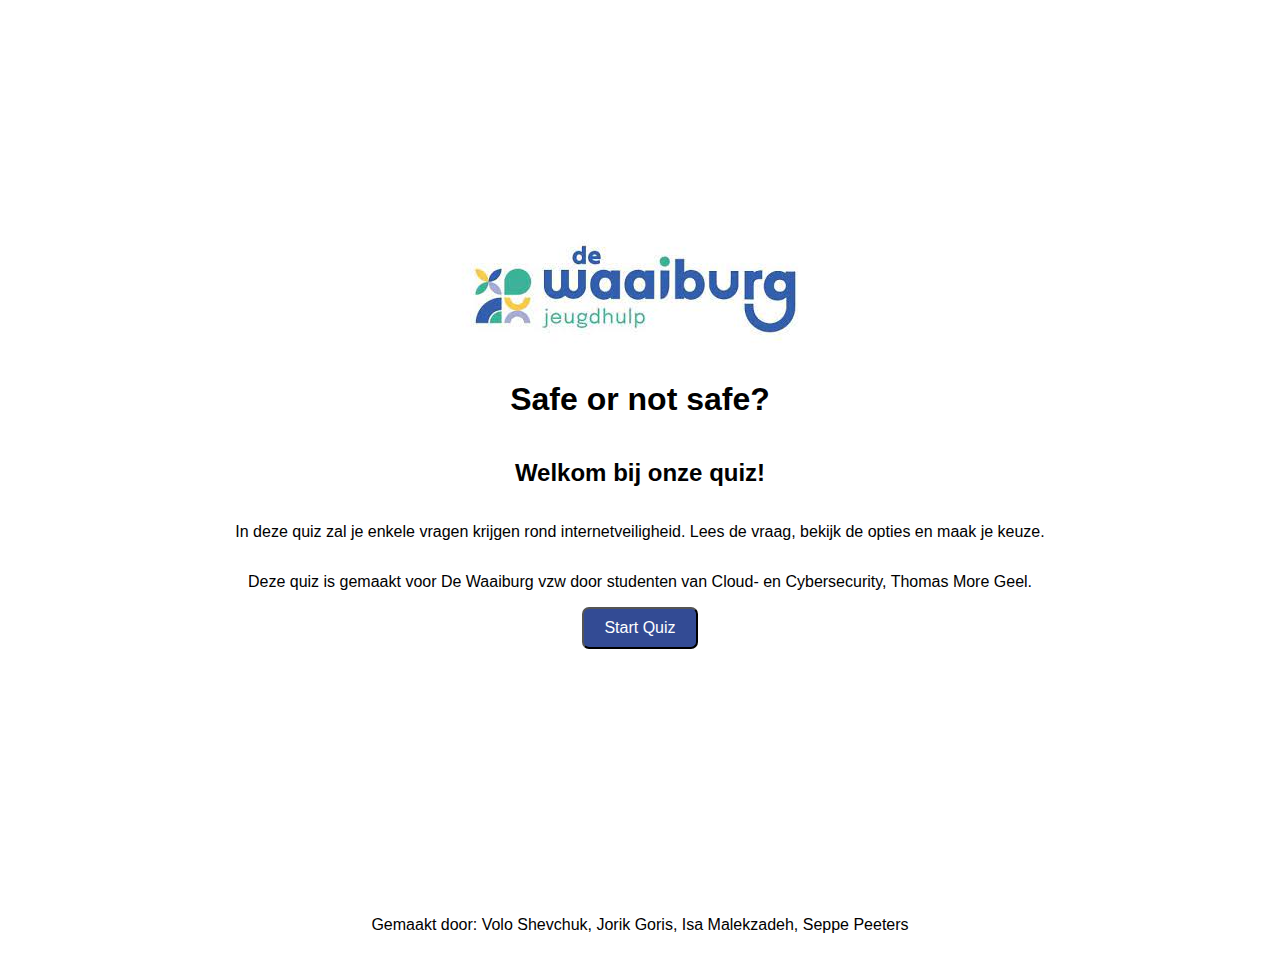
<file: index.html>
<!DOCTYPE html>
<html lang="en">
<head>
    <meta charset="UTF-8">
    <meta name="viewport" content="width=device-width, initial-scale=1.0">
    <title>Awereness Campaign - De Waaiburg vzw</title>
    <link rel="stylesheet" href="./styling/style.css">
</head>
<body>
    <div class="container"> 
        <img src="./img/dwb_logo.jpeg" alt="De Waaiburg vzw logo" class="logo-index">
        <h1>Safe or not safe?</h1>
        <h2>Welkom bij onze quiz!</h2>
        <p>In deze quiz zal je enkele vragen krijgen rond internetveiligheid. Lees de vraag, bekijk de opties en maak je keuze.</p>
        <p>Deze quiz is gemaakt voor De Waaiburg vzw door studenten van Cloud- en Cybersecurity, Thomas More Geel.</p>
        <div>
            <button class="navigeer"><a href="vraag1.html">Start Quiz</a></button>
        </div>
    </div> <!-- This is the closing tag for the .container div -->
    <footer class="footer">
        <p>Gemaakt door: Volo Shevchuk, Jorik Goris, Isa Malekzadeh, Seppe Peeters</p>
    </footer>
</body>
</html>
</file>
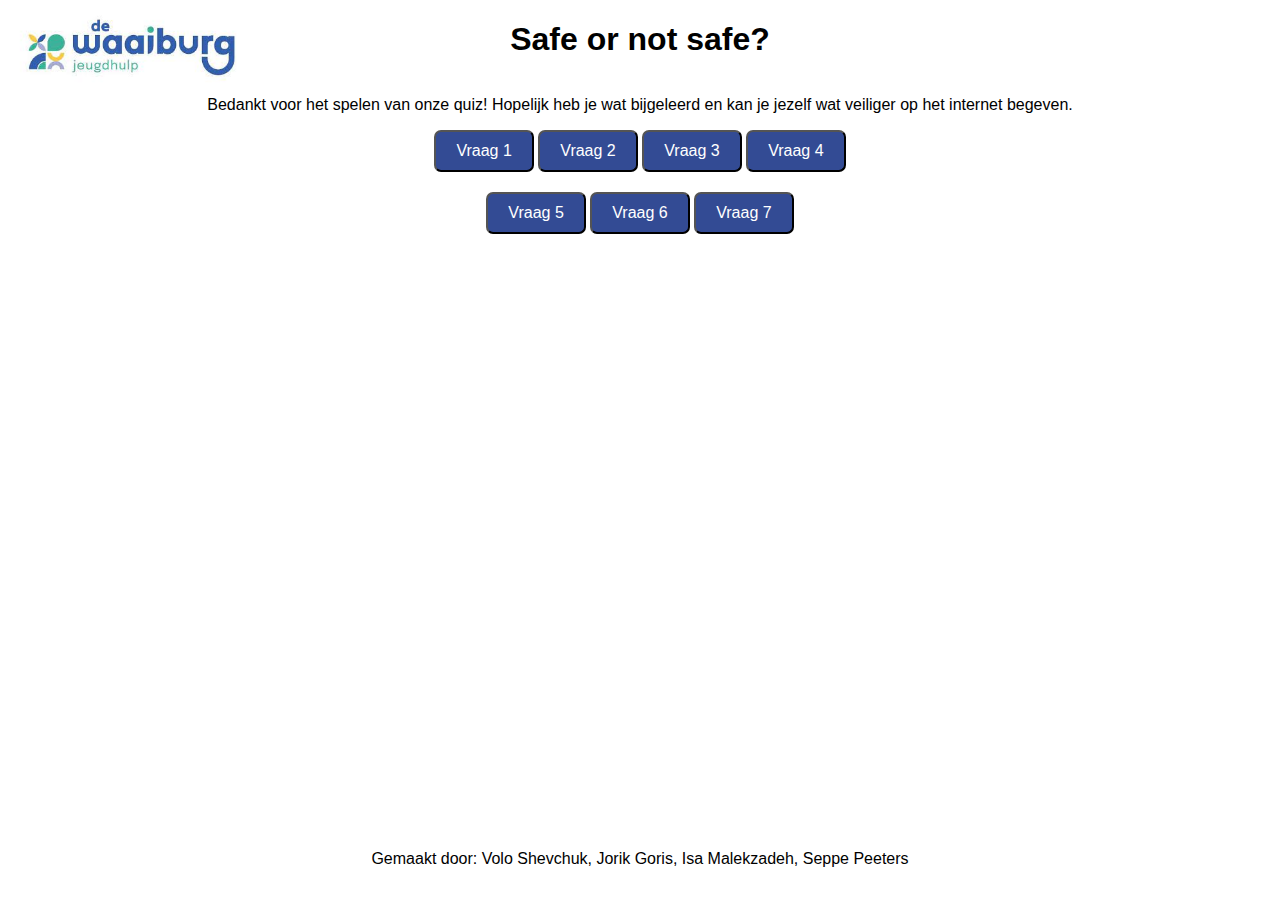
<file: end.html>
<!DOCTYPE html>
<html lang="en">
<head>
    <meta charset="UTF-8">
    <meta name="viewport" content="width=device-width, initial-scale=1.0">
    <title>Awereness Campaign</title>
    <link rel="stylesheet" href="./styling/style.css">
</head>
<body>
    <a href="index.html">
        <img src="./img/dwb_logo.jpeg" alt="De Waaiburg vzw logo" class="logo">
    </a>
    <div class="container">
        <h1>Safe or not safe?</h1>
        <p>Bedankt voor het spelen van onze quiz! Hopelijk heb je wat bijgeleerd en kan je jezelf wat veiliger op het internet begeven. </p>
        <div>
            <button class="navigeer"><a href="vraag1.html">Vraag 1</a></button>
            <button class="navigeer"><a href="vraag2.html">Vraag 2</a></button>
            <button class="navigeer"><a href="vraag3.html">Vraag 3</a></button>
            <button class="navigeer"><a href="vraag4.html">Vraag 4</a></button>
        </div>
        <div>
            <button class="navigeer"><a href="vraag5.html">Vraag 5</a></button>
            <button class="navigeer"><a href="vraag6.html">Vraag 6</a></button>
            <button class="navigeer"><a href="vraag7.html">Vraag 7</a></button>
        </div>
        <footer class="footer">
            <p>Gemaakt door: Volo Shevchuk, Jorik Goris, Isa Malekzadeh, Seppe Peeters</p>
        </footer>
    </div>
</body>
</html>
</file>
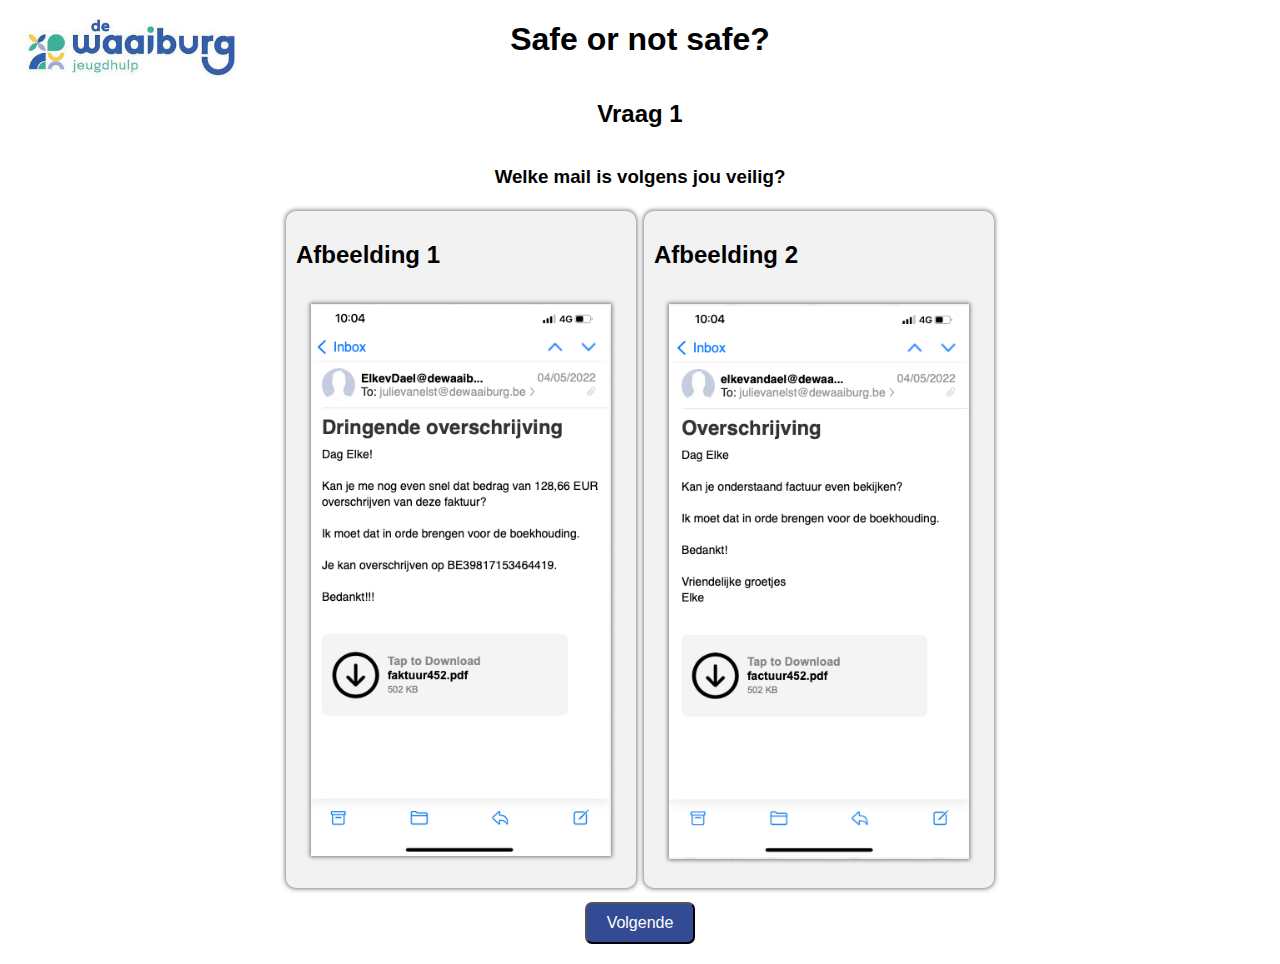
<file: vraag1.html>
<!DOCTYPE html>
<html lang="en">
<head>
    <meta charset="UTF-8">
    <meta name="viewport" content="width=device-width, initial-scale=1.0">
    <title>Awereness Campaign</title>
    <link rel="stylesheet" href="./styling/style.css">
</head>
<body>
  <a href="index.html">
    <img src="./img/dwb_logo.jpeg" alt="De Waaiburg vzw logo" class="logo">
</a>
    <div class="container">
        <h1>Safe or not safe?</h1>
        <h2>Vraag 1</h2>
        <h3>Welke mail is volgens jou veilig?</h3>
        <div class="question">
          <div class="clickable" href="#Modal1">
            <h2 class="clickable" href="#Modal1">Afbeelding 1</h2>
            <img class="clickable" href="#Modal1" src="img/vraag-1-a.png" alt="Afbeelding 1">
          </div>
          <div class="clickable" href="#Modal2">
            <h2 class="clickable" href="#Modal2">Afbeelding 2</h2>
            <img class="clickable" href="#Modal2" src="img/vraag-1-b.png" alt="Afbeelding 2">
          </div>
        </div>
        <div class="answers">

          <!-- Modal -->
          <div id="Modal1" class="modal">

            <!-- Modal Content -->
            <div class="modal-content-wrong">
              <div class="modal-header">
                <h2>Afbeelding 1</h2>
                <h3>Deze mail is niet veilig!</h3>
              </div>
              <div class="modal-body">
                <div class="image-with-text">
                  <div class="image-container">
                    <img src="img/vraag-1-a.png" alt="Afbeelding 1">
                  </div>
                  <div class="text-container">
                    <p>
                      Deze mail is een vorm van phishing.
                      Je kan dit herkennen aan het email adres (ElkevDael ipv. elkevandael) en het opdringerig taalgebruik.
                      Ook gebruikt men een foute schrijfwijze van ‘factuur’.
                    </p>
                    <p>
                      Ook staat het bedrag en het rekeningnummer vermeld in de email.
                      Dit zou normaal nooit het geval mogen zijn, aangezien dit vermeld staat op de factuur.
                    </p>
                    <p>
                      De oplichter probeert ervoor te zorgen dat jij een bedrag overmaakt op zijn bankrekening.
                    </p>
                  </div>
                </div>
                <button class="modal-button btn-in-modal" href="#Modal3">Klik hier voor het juiste antwoord.</button>
              </div>
            </div>

          </div>

          <!-- Modal -->
          <div id="Modal2" class="modal">

            <!-- Modal Content -->
            <div class="modal-content-correct">
              <div class="modal-header">
                <h2>Afbeelding 2</h2>
                <h3>Deze mail is wel veilig</h3>
              </div>
              <div class="modal-body">
                <div class="image-with-text">
                  <div class="image-container">
                    <img src="img/vraag-1-b.png" alt="Afbeelding 2">
                  </div>
                  <div class="text-container">
                    <p>
                      Veilig. Geen oproepen om iets te doen, gekende afzender, enkel de factuur in pdf formaat.
                      Het bedrag en rekeningnummer zullen hier op vermeld staan, niet in de email.
                    </p>
                  </div>
                </div>
                <button class="btn-in-modal"><a href="vraag2.html">Volgende Vraag</a></button>
              </div>
            </div>
          </div>
          <!-- Modal -->
          <div id="Modal3" class="modal">

            <!-- Modal Content -->
            <div class="modal-content-correct">
              <div class="modal-header">
                <h2>Afbeelding 2</h2>
                <h3>Deze mail is wel veilig</h3>
              </div>
              <div class="modal-body">
                <div class="image-with-text">
                  <div class="image-container">
                    <img src="img/vraag-1-b.png" alt="Afbeelding 2">
                  </div>
                  <div class="text-container">
                    <p>
                      Veilig. Geen oproepen om iets te doen, gekende afzender, enkel de factuur in pdf formaat.
                      Het bedrag en rekeningnummer zullen hier op vermeld staan, niet in de email.
                    </p>
                  </div>
                </div>
                <button class="btn-in-modal"><a href="vraag2.html">Volgende Vraag</a></button>
              </div>
            </div>
          </div>
        </div>
          <button class="navigeer"><a href="vraag2.html">Volgende</a></button>
      </div>
      <script src="scripts/script.js"></script>
</body>
</html>
</file>
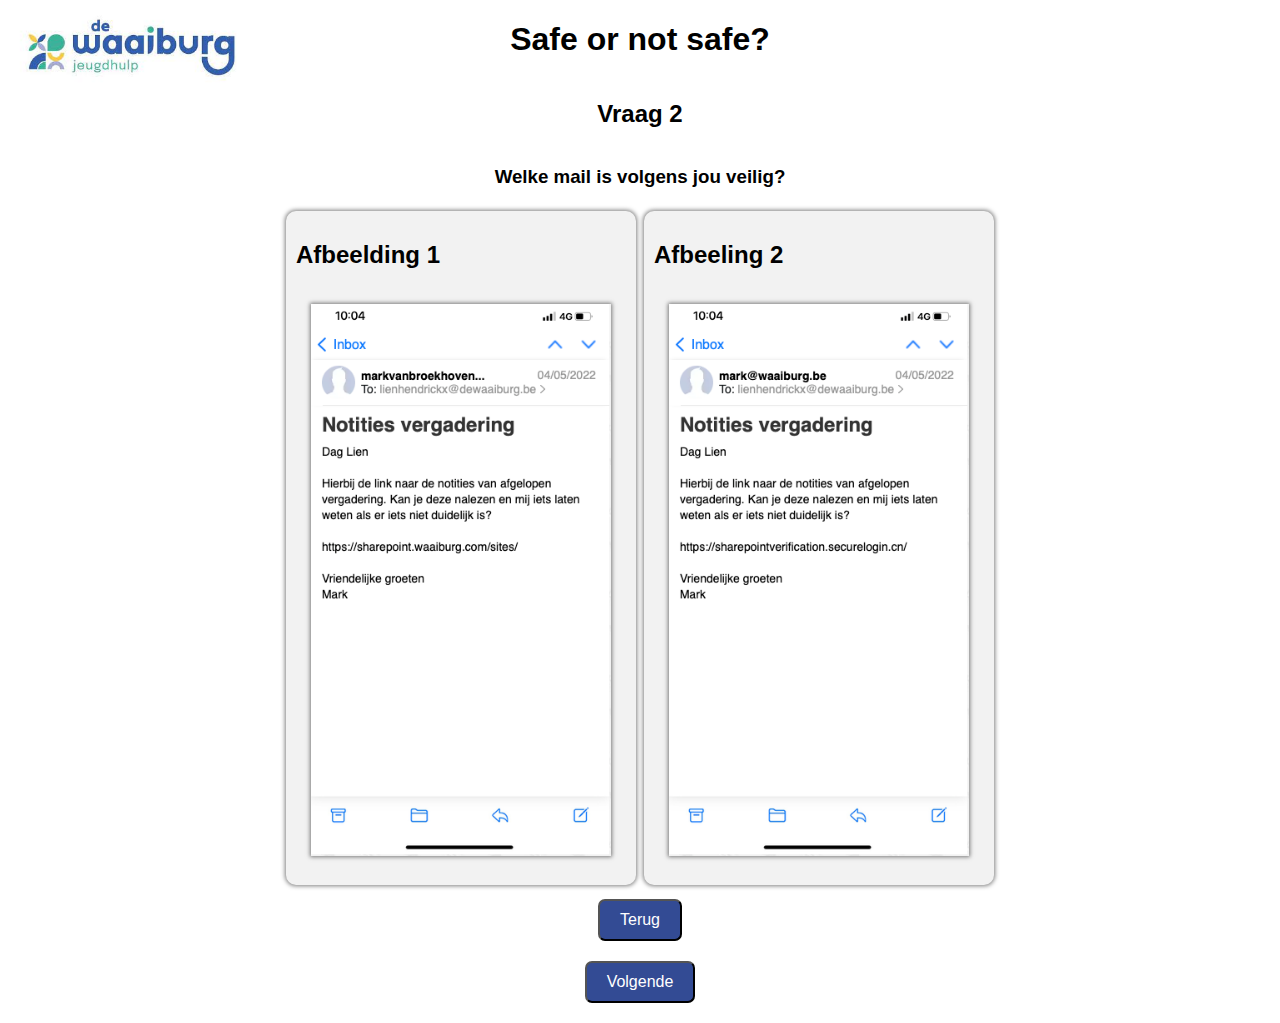
<file: vraag2.html>
<!DOCTYPE html>
<html lang="en">
<head>
    <meta charset="UTF-8">
    <meta name="viewport" content="width=device-width, initial-scale=1.0">
    <title>Awereness Campaign</title>
    <link rel="stylesheet" href="./styling/style.css">
</head>
<body>
  <a href="index.html">
    <img src="./img/dwb_logo.jpeg" alt="De Waaiburg vzw logo" class="logo">
</a>
      <div class="container">
        <h1>Safe or not safe?</h1>
        <h2>Vraag 2</h2>
        <h3>Welke mail is volgens jou veilig?</h3>
        <div class="question">
            <div class="clickable" href="#Modal1">
                <h2 class="clickable" href="#Modal1">Afbeelding 1</h2>
                <img class="clickable" href="#Modal1" src="img/vraag-3-b.png" alt="Afbeelding 1">
            </div>
          
            <div class="clickable" href="#Modal2">
                <h2 class="clickable" href="#Modal2">Afbeeling 2</h2>
                <img class="clickable" href="#Modal2" src="img/vraag-3-a.png" alt="Afbeelding 2">
            </div>
        </div>

        <div class="answers">
          <!-- Modal -->
          <div id="Modal1" class="modal">
            <!-- Modal Content -->
            <div class="modal-content-correct">
              <div class="modal-header">
                <h2>Afbeelding 1</h2>
                <h3>Deze mail is wel veilig</h3>
              </div>
              <div class="modal-body">
                <div class="image-with-text">
                  <div class="image-container">
                    <img src="img/vraag-3-a.png" alt="Afbeelding 2">
                  </div>
                  <div class="text-container">
                    <p>
                      Veilig. Deze mail stuurt je naar de vertrouwde sharepoint website.
                    </p>
                  </div>
                </div>
                <button class="btn-in-modal"><a href="vraag3.html">Volgende Vraag</a></button>
              </div>
            </div>
          </div>
          <!-- Modal -->
          <div id="Modal2" class="modal">
            <!-- Modal Content -->
            <div class="modal-content-wrong">
              <div class="modal-header">
                <h2>Afbeelding 2</h2>
                <h3>Deze mail is niet veilig!</h3>
              </div>
              <div class="modal-body">
                <div class="image-with-text">
                  <div class="image-container">
                    <img src="img/vraag-3-b.png" alt="Afbeelding 1">
                  </div>
                  <div class="text-container">
                    <p>
                      Deze mail was niet veilig. Hij komt van een onbekende afzender, namelijk mark@waaiburg.be ipv. markvanbroekhoven@dewaaiburg.be.
                      Zowel de naam als het domein zijn aangepast, maar klinken wel vertrouwelijk.
                      Dit is informatie die vrij beschikbaar is op jullie website, en hier kan dus iedereen misbruik van maken.
                    </p>
                    <p>
                      Let ook goed op de URL. Deze stuurt je door naar wat lijkt op een loginpagina van sharepoint maar bevat een .cn domein in plaats van een .com of .be.
                      Dit is dus een chinese website, die zich voordoet als iets anders.
                    </p>
                  </div>
                </div>
                <button class="modal-button btn-in-modal" href="#Modal3">Klik hier voor het juiste antwoord.</button>
              </div>
            </div>
          </div>
          <!-- Modal -->
          <div id="Modal3" class="modal">
            <!-- Modal Content -->
            <div class="modal-content-correct">
              <div class="modal-header">
                <h2>Afbeelding 1</h2>
                <h3>Deze mail is wel veilig</h3>
              </div>
              <div class="modal-body">
                <div class="image-with-text">
                  <div class="image-container">
                    <img src="img/vraag-3-a.png" alt="Afbeelding 2">
                  </div>
                  <div class="text-container">
                    <p>
                      Veilig. Deze mail stuurt je naar de vertrouwde sharepoint website.
                    </p>
                  </div>
                </div>
                <button class="btn-in-modal"><a href="vraag3.html">Volgende Vraag</a></button>
              </div>
            </div>
          </div>

        </div>

        <button class="navigeer"><a href="vraag1.html">Terug</a></button>
        <button class="navigeer"><a href="vraag3.html">Volgende</a></button>
        
      </div>
      <script src="scripts/script.js"></script>
</body>
</html>
</file>
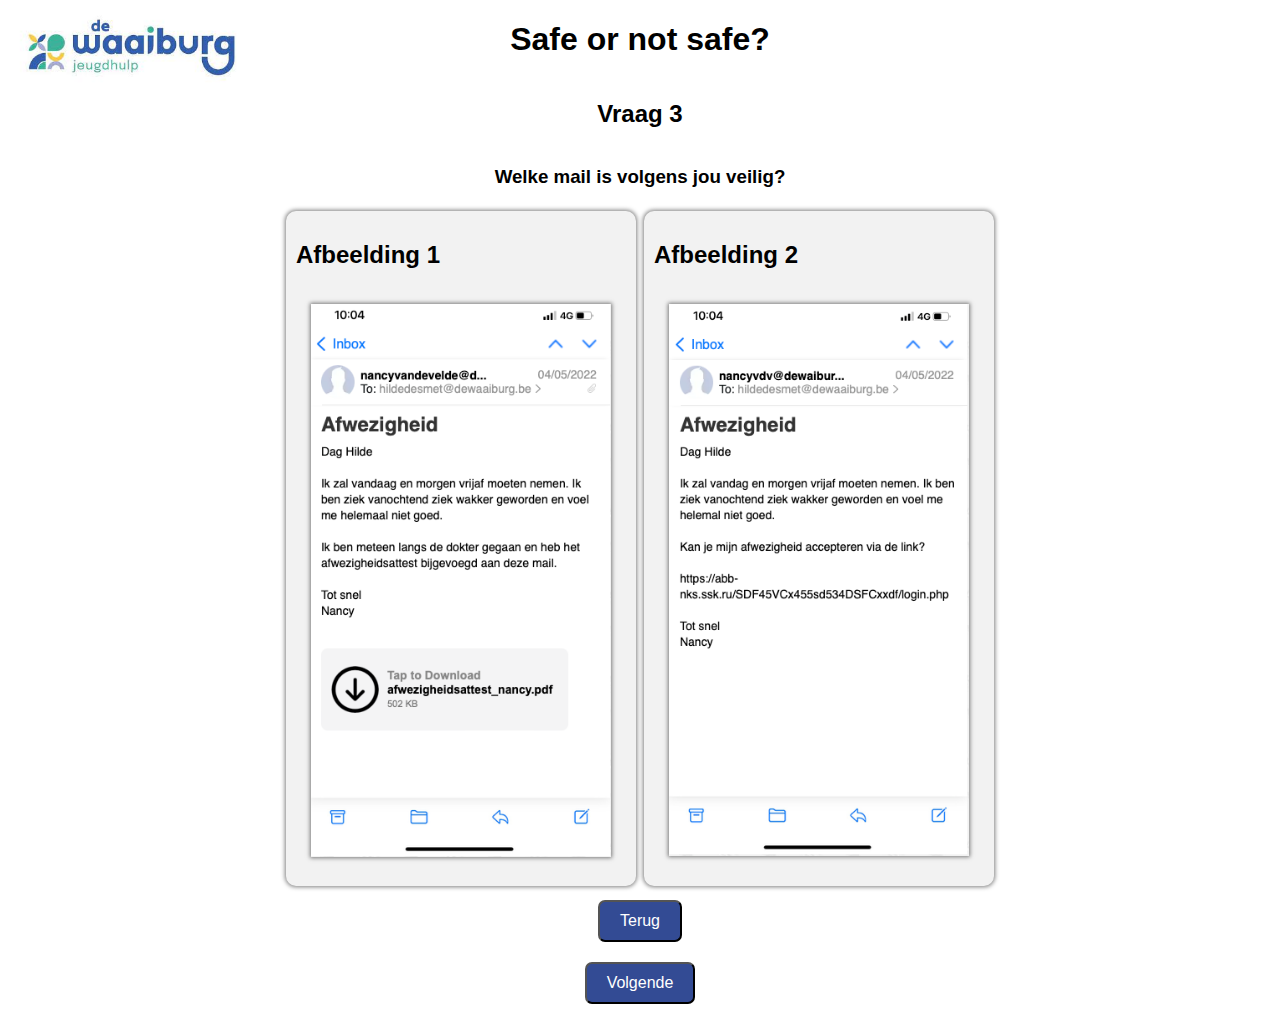
<file: vraag3.html>
<!DOCTYPE html>
<html lang="en">
<head>
    <meta charset="UTF-8">
    <meta name="viewport" content="width=device-width, initial-scale=1.0">
    <title>Awereness Campaign</title>
    <link rel="stylesheet" href="./styling/style.css">
</head>
<body>
  <a href="index.html">
    <img src="./img/dwb_logo.jpeg" alt="De Waaiburg vzw logo" class="logo">
</a>
    <div class="container">
        <h1>Safe or not safe?</h1>
        <h2>Vraag 3</h2>
        <h3>Welke mail is volgens jou veilig?</h3>
        <div class="question">
            <div class="clickable" href="#Modal1">
                <h2 class="clickable" href="#Modal1">Afbeelding 1</h2>
                <img class="clickable" href="#Modal1" src="img/vraag-4-b.png" alt="Afbeelding 1">
            </div>
            <div class="clickable" href="#Modal2">
                <h2 class="clickable" href="#Modal2">Afbeelding 2</h2>
                <img class="clickable" href="#Modal2" src="img/vraag-4-a.png" alt="Afbeelding 2">
            </div>
        </div>

        <div class="answers">
          <!-- Modal -->
          <div id="Modal1" class="modal">
            <!-- Modal Content -->
            <div class="modal-content-correct">
              <div class="modal-header">
                <h2>Afbeelding 1</h2>
                <h3>Deze mail is wel veilig</h3>
              </div>
              <div class="modal-body">
                <div class="image-with-text">
                  <div class="image-container">
                    <img src="img/vraag-4-a.png" alt="Afbeelding 2">
                  </div>
                  <div class="text-container">
                    <p>
                      Deze mail is wel veilig. Geen links, geen oproepen om iets te doen, gekende afzender, enkel een pdf als bewijs.
                    </p>
                  </div>
                </div>
                <button class="btn-in-modal"><a href="vraag4.html">Volgende Vraag</a></button>
              </div>
            </div>
          </div>
          <!-- Modal -->
          <div id="Modal2" class="modal">
            <!-- Modal Content -->
            <div class="modal-content-wrong">
              <div class="modal-header">
                <h2>Afbeelding 2</h2>
                <h3>Deze mail is niet veilig!</h3>
              </div>
              <div class="modal-body">
                <div class="image-with-text">
                  <div class="image-container">
                    <img src="img/vraag-4-b.png" alt="Afbeelding 1">
                  </div>
                  <div class="text-container">
                    <p>
                      Deze mail is niet veilig. Let hierbij goed op de spelfouten (vandag, foute grammatica, helemal).
                      Ook wordt er gevraagd om de afwezigheid via een vreemde link te accepteren. Let goed op de URL, en de extensie.
                      Dit is een russische website met een login pagina.
                    </p>
                    <p>
                      Let ook goed op de afzender, nancyvdv@dewaiburg.be ipv nancyvandevelde@dewaaiburg.be.
                    </p>
                  </div>
                </div>
                <button class="modal-button btn-in-modal" href="#Modal3">Klik hier voor het juiste antwoord.</button>
              </div>
            </div>
          </div>
          <!-- Modal -->
          <div id="Modal3" class="modal">
            <!-- Modal Content -->
            <div class="modal-content-correct">
              <div class="modal-header">
                <h2>Afbeelding 1</h2>
                <h3>Deze mail is wel veilig</h3>
              </div>
              <div class="modal-body">
                <div class="image-with-text">
                  <div class="image-container">
                    <img src="img/vraag-4-a.png" alt="Afbeelding 2">
                  </div>
                  <div class="text-container">
                    <p>
                      Deze mail is wel veilig. Geen links, geen oproepen om iets te doen, gekende afzender, enkel een pdf als bewijs.
                    </p>
                  </div>
                </div>
                <button class="btn-in-modal"><a href="vraag4.html">Volgende Vraag</a></button>
              </div>
            </div>
          </div>
          
        </div>
        
        <button class="navigeer"><a href="vraag2.html">Terug</a></button>
        <button class="navigeer"><a href="vraag4.html">Volgende</a></button>
        
      </div>
      <script src="scripts/script.js"></script>
</body>
</html>
</file>
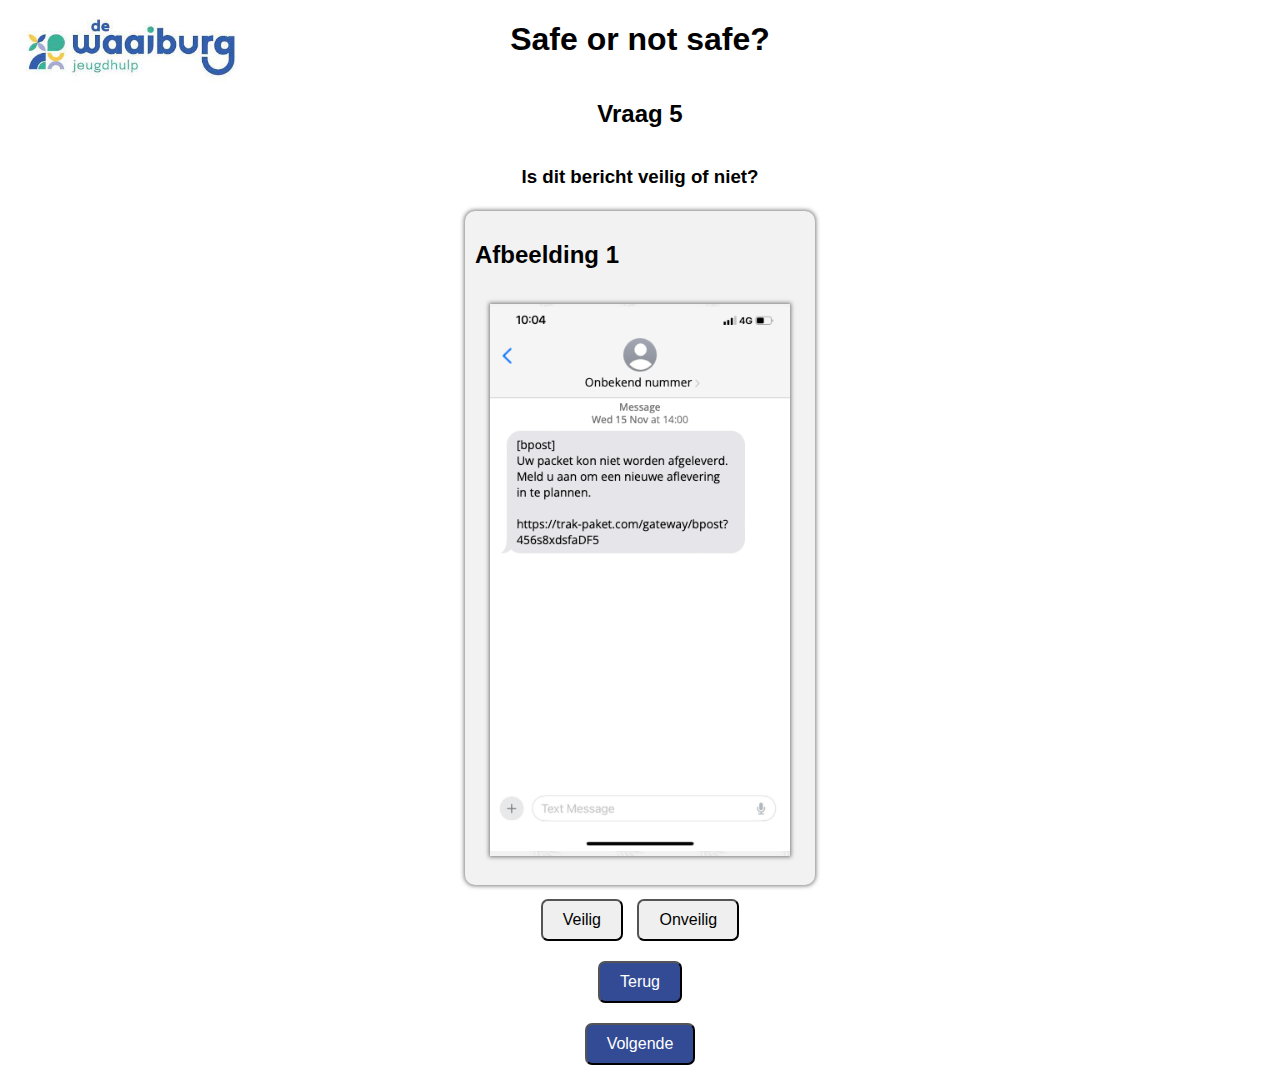
<file: vraag5.html>
<!DOCTYPE html>
<html lang="en">
<head>
    <meta charset="UTF-8">
    <meta name="viewport" content="width=device-width, initial-scale=1.0">
    <title>Awareness Campaign</title>
    <link rel="stylesheet" href="./styling/style.css">
</head>
<body>
  <a href="index.html">
    <img src="./img/dwb_logo.jpeg" alt="De Waaiburg vzw logo" class="logo">
</a>
    <div class="container">
        <h1>Safe or not safe?</h1>
        <h2>Vraag 5</h2>
        <h3>Is dit bericht veilig of niet?</h3>
        <div class="question">
          <div>
            <h2>Afbeelding 1</h2>
            <img src="img/veilig-onveilig-1.png" alt="Afbeelding 1">
          </div>
        </div>
        <div class="answers">

          <!-- Modal Button -->
          <button class="modal-button" href="#Modal1">Veilig</button>
          
          <!-- Modal -->
          <div id="Modal1" class="modal">

            <!-- Modal Content -->
            <div class="modal-content-wrong">
              <div class="modal-header">
                <h2>Veilig</h2>
                <h3>Dit bericht is niet veilig!</h3>
              </div>
              <div class="modal-body">
                <div class="image-with-text">
                  <div class="image-container">
                    <img src="img/veilig-onveilig-1.png" alt="Afbeelding 1">
                  </div>
                  <div class="text-container">
                    <p>
                      Dit bericht is een vorm van smishing (phishing via valse sms-berichten).
                    </p>
                    <p>
                      Het bericht bevat schrijffouten (packet ipv. pakket) en een link die niet wijst naar de website van bpost, maar een website die zich voordoet als bpost.
                    </p>
                    <p>
                      Bpost zal ook nooit vragen om zelf een nieuwe aflevering in te plannen.
                      Op deze manier probeert men een slachtoffer gevoelige informatie (zoals adres, naam, telefoonnummer) te laten doorgeven.
                      Bpost zal dit zelf nooit vragen.
                    </p>
                  </div>
                </div>
                <button class="btn-in-modal"><a href="vraag6.html">Volgende Vraag</a></button>
              </div>
            </div>
          </div>

          <!-- Modal Button -->
          <button class="modal-button" href="#Modal2">Onveilig</button>
          
          <!-- Modal -->
          <div id="Modal2" class="modal">

            <!-- Modal Content -->
            <div class="modal-content-correct">
              <div class="modal-header">
                <h2>Onveilig</h2>
                <h3>Dit bericht is inderdaad niet veilig</h3>
              </div>
              <div class="modal-body">
                <div class="image-with-text">
                  <div class="image-container">
                    <img src="img/veilig-onveilig-1.png" alt="Afbeelding 1">
                  </div>
                  <div class="text-container">
                    <p>
                      Dit bericht is een vorm van smishing (phishing via valse sms-berichten).
                    </p>
                    <p>
                      Het bericht bevat schrijffouten (packet ipv. pakket) en een link die niet wijst naar de website van bpost, maar een website die zich voordoet als bpost.
                    </p>
                    <p>
                      Bpost zal ook nooit vragen om zelf een nieuwe aflevering in te plannen.
                      Op deze manier probeert men een slachtoffer gevoelige informatie (zoals adres, naam, telefoonnummer) te laten doorgeven.
                      Bpost zal dit zelf nooit vragen.
                    </p>
                  </div>
                </div>
                <button class="btn-in-modal"><a href="vraag6.html">Volgende Vraag</a></button>
              </div>
            </div>
          </div>
          
        </div>

        <button class="navigeer"><a href="vraag4.html">Terug</a></button>
        <button class="navigeer"><a href="vraag6.html">Volgende</a></button>
        
      </div>
      <script src="scripts/script.js"></script>
</body>
</html>
</file>
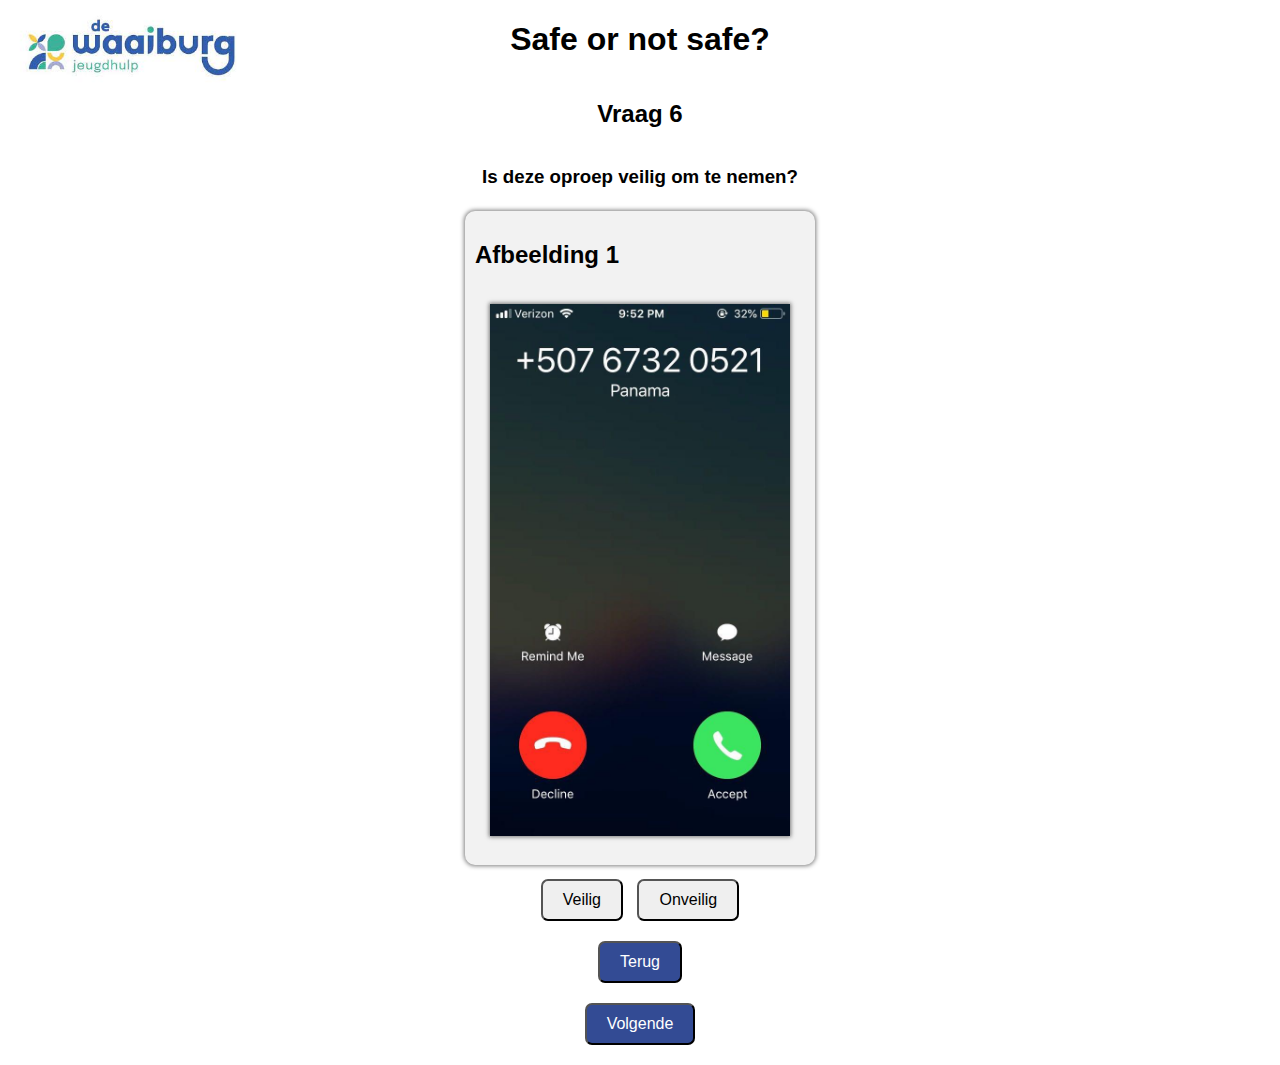
<file: vraag6.html>
<!DOCTYPE html>
<html lang="en">
<head>
    <meta charset="UTF-8">
    <meta name="viewport" content="width=device-width, initial-scale=1.0">
    <title>Awareness Campaign</title>
    <link rel="stylesheet" href="./styling/style.css">
</head>
<body>
  <a href="index.html">
    <img src="./img/dwb_logo.jpeg" alt="De Waaiburg vzw logo" class="logo">
</a>
    <div class="container">
        <h1>Safe or not safe?</h1>
        <h2>Vraag 6</h2>
        <h3>Is deze oproep veilig om te nemen?</h3>
        <div class="question">
          <div>
            <h2>Afbeelding 1</h2>
            <img src="img/veilig-onveilig-2.png" alt="Afbeelding 1">
          </div>
        </div>

        <div class="answers">

          <!-- Modal Button -->
          <button class="modal-button" href="#Modal1">Veilig</button>
          
          <!-- Modal -->
          <div id="Modal1" class="modal">

            <!-- Modal Content -->
            <div class="modal-content-wrong">
              <div class="modal-header">
                <h2>Veilig</h2>
                <h3>Deze oproep is niet veilig</h3>
              </div>
              <div class="modal-body">
                <div class="image-with-text">
                  <div class="image-container">
                    <img src="img/veilig-onveilig-2.png" alt="Afbeelding 1">
                  </div>
                  <div class="text-container">
                    <p>
                      Dit is een valse oproep van een mogelijke oplichter.
                      Je kan deze vaak herkennen aan een vreemde landcode.
                      Ook zal de persoon aan de telefoon zich vriendelijk maar opdringerig gedragen.
                    </p>
                  </div>
                </div>
                <button class="btn-in-modal"><a href="vraag7.html">Volgende Vraag</a></button>
              </div>
            </div>
          </div>

          <!-- Modal Button -->
          <button class="modal-button" href="#Modal2">Onveilig</button>
          
          <!-- Modal -->
          <div id="Modal2" class="modal">

            <!-- Modal Content -->
            <div class="modal-content-correct">
              <div class="modal-header">
                <h2>Onveilig</h2>
                <h3>Deze oproep is inderdaad niet veilig</h3>
              </div>
              <div class="modal-body">
                <div class="image-with-text">
                  <div class="image-container">
                    <img src="img/veilig-onveilig-2.png" alt="Afbeelding 1">
                  </div>
                  <div class="text-container">
                    <p>
                      Dit is een valse oproep van een mogelijke oplichter.
                      Je kan deze vaak herkennen aan een vreemde landcode.
                      Ook zal de persoon aan de telefoon zich vriendelijk maar opdringerig gedragen.
                    </p>
                  </div>
                </div>
                <button class="btn-in-modal"><a href="vraag7.html">Volgende Vraag</a></button>
              </div>
            </div>
          </div>
          
        </div>

        <button class="navigeer"><a href="vraag5.html">Terug</a></button>
        <button class="navigeer"><a href="vraag7.html">Volgende</a></button>
        
      </div>
      <script src="scripts/script.js"></script>
</body>
</html>
</file>
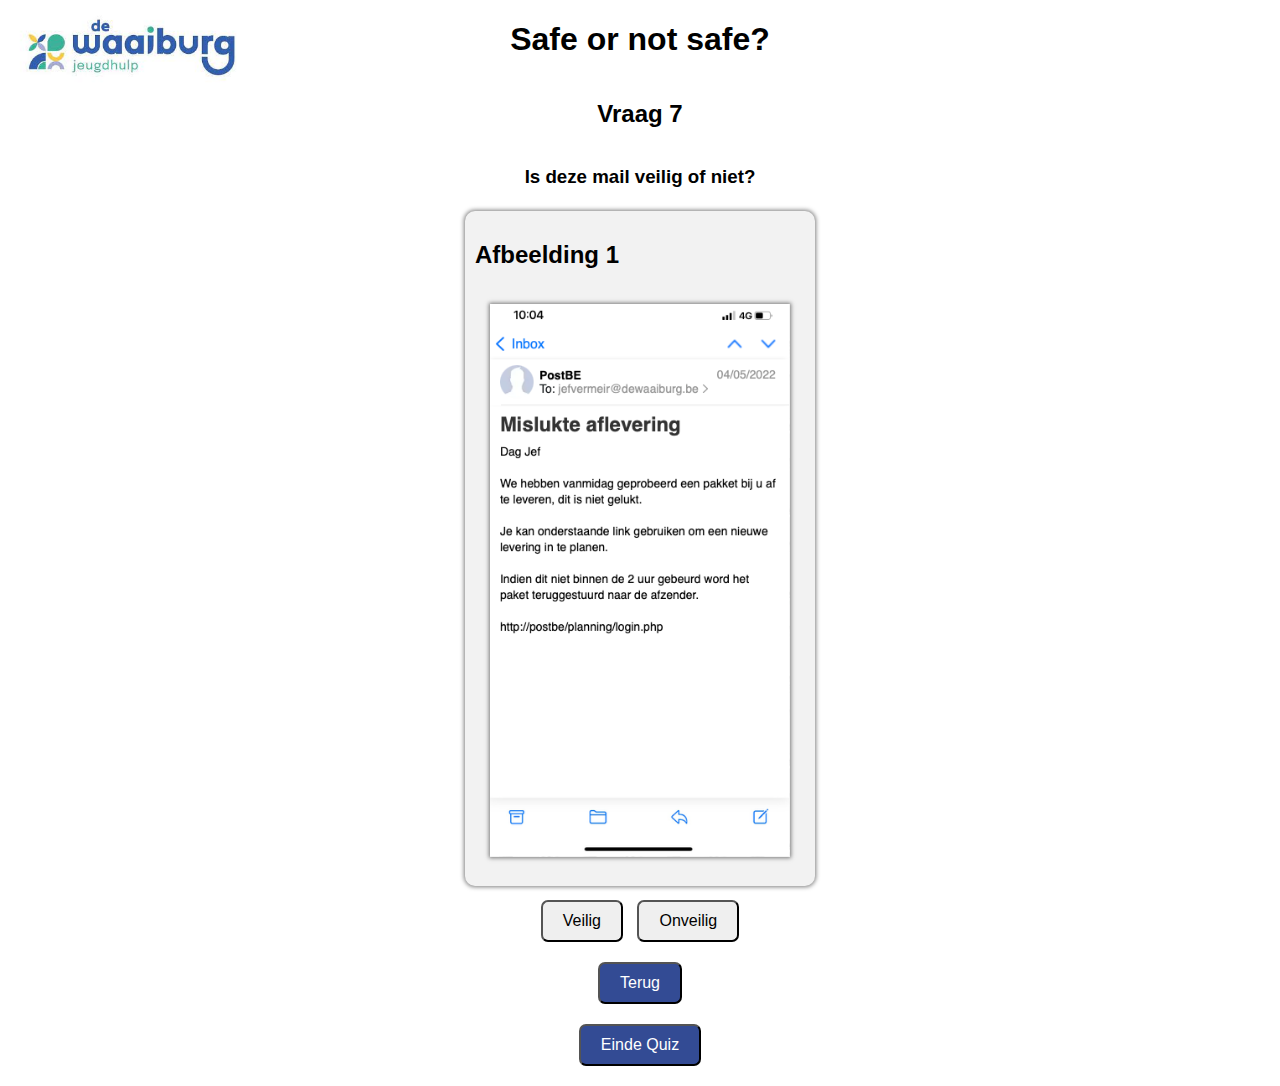
<file: vraag7.html>
<!DOCTYPE html>
<html lang="en">
<head>
    <meta charset="UTF-8">
    <meta name="viewport" content="width=device-width, initial-scale=1.0">
    <title>Awareness Campaign</title>
    <link rel="stylesheet" href="./styling/style.css">
</head>
<body>
  <a href="index.html">
    <img src="./img/dwb_logo.jpeg" alt="De Waaiburg vzw logo" class="logo">
</a>
    <div class="container">
        <h1>Safe or not safe?</h1>
        <h2>Vraag 7</h2>
        <h3>Is deze mail veilig of niet?</h3>
        <div class="question">
          <div>
            <h2>Afbeelding 1</h2>
            <img src="img/veilig-onveilig-3.png" alt="Afbeelding 1">
          </div>
        </div>

        <div class="answers">

          <!-- Modal Button -->
          <button class="modal-button" href="#Modal1">Veilig</button>
          
          <!-- Modal -->
          <div id="Modal1" class="modal">

            <!-- Modal Content -->
            <div class="modal-content-wrong">
              <div class="modal-header">
                <h2>Veilig</h2>
                <h3>Deze mail is niet veilig</h3>
              </div>
              <div class="modal-body">
                <div class="image-with-text">
                  <div class="image-container">
                    <img src="img/veilig-onveilig-3.png" alt="Afbeelding 1">
                  </div>
                  <div class="text-container">
                    <p>
                      Deze mail is een vorm van phishing. Let hierbij op de afzender (PostBE ipv. bpost), spelfouten (vanmidag, planen, paket).
                    </p>
                    <p>
                      Ook is de mail erg opdringerig. Door jou het gevoel te geven dat jouw pakketje teruggestuurd zal worden ben je sneller geneigd de phishing website te openen.
                    </p>
                    <p>
                      Let ook goed op de URL! De website maakt gebruik van een onveilige verbinding (http) en stuurt je door naar een login pagina.
                      Hier proberen ze je email adres, paswoord en andere gevoelige informatie te stelen.
                    </p>
                  </div>
                </div>
                <button class="btn-in-modal"><a href="end.html">Einde Quiz</a></button>
              </div>
            </div>
          </div>

          <!-- Modal Button -->
          <button class="modal-button" href="#Modal2">Onveilig</button>
          
          <!-- Modal -->
          <div id="Modal2" class="modal">

            <!-- Modal Content -->
            <div class="modal-content-correct">
              <div class="modal-header">
                <h2>Onveilig</h2>
                <h3>Deze mail is inderdaad niet veilig</h3>
              </div>
              <div class="modal-body">
                <div class="image-with-text">
                  <div class="image-container">
                    <img src="img/veilig-onveilig-3.png" alt="Afbeelding 1">
                  </div>
                  <div class="text-container">
                    <p>
                      Deze mail is een vorm van phishing. Let hierbij op de afzender (PostBE ipv. bpost), spelfouten (vanmidag, planen, paket).
                    </p>
                    <p>
                      Ook is de mail erg opdringerig. Door jou het gevoel te geven dat jouw pakketje teruggestuurd zal worden ben je sneller geneigd de phishing website te openen.
                    </p>
                    <p>
                      Let ook goed op de URL! De website maakt gebruik van een onveilige verbinding (http) en stuurt je door naar een login pagina.
                      Hier proberen ze je email adres, paswoord en andere gevoelige informatie te stelen.
                    </p>
                  </div>
                </div>
                <button class="btn-in-modal"><a href="end.html">Einde Quiz</a></button>
              </div>
            </div>
          </div>
          
        </div>

        <button class="navigeer"><a href="vraag6.html">Terug</a></button>
        <button class="navigeer"><a href="end.html">Einde Quiz</a></button>
        
      </div>
      <script src="scripts/script.js"></script>
</body>
</html>
</file>
<file: styling/style.css>
body {
    margin: 0;
    padding: 0;
    font-family: Arial, sans-serif;
    background-color: white;
    display: flex;
    flex-direction: column;
  }
  
  .container {
    display: flex;
    flex-direction: column;
    justify-content: center;
    align-items: center;
    min-height: 100vh;
    position: relative;
  }

  .logo {
    position: absolute;
    top: 10px; /* Adjust as needed */
    left: 10px; /* Adjust as needed */
    width: 250px; /* Adjust as needed */
    height: auto;
    z-index: 1; /* Add this line */
  }



  .footer {
    margin-top: auto;
    padding-bottom: 1rem;
    text-align: center;
  }
  
  .question {
    display: flex;
    justify-content: center;
    margin-bottom: 10px;
    flex-wrap:wrap
  }

  .question div{
    padding: 10px;
    border-radius:10px;
    box-shadow: 0px 0px 4px 1px rgba(0, 0, 0, 0.5);
    background-color:#f2f2f2;
    margin: 4px;
  }

  div.clickable{
    transition: background-color 0.5s, transform 0.5s ease;
  }

  div.clickable:hover{
    background-color:#d2d2d2;
    transform: scale(1.025);
  }

  .question div img {
    width:300px;
    height:auto;
    box-shadow: 0px 0px 4px 1px rgba(0, 0, 0, 0.5);
    margin:15px;
  }

  .image-with-text, .image-shower{
    display: flex;
    flex-direction:row;
    margin-bottom:10px;
  }
  
  .image-container {
    flex: 0 0 20%;
    position: relative;
  }
  
  .image-container img, .image-shower-content img{
    width: 100%; /* Make the image fill the container */
    height: auto; /* Keep the aspect ratio of the image */
    display: block; /* Removes bottom margin/gap */
    border-radius:20px;
    border: 2px solid #555;
  }
  
  .image-shower-content{
    flex: 0 0 100%;
    position:relative;
  }

  .text-container {
    flex: 1; /* Takes remaining space */
    padding-left: 20px; /* Adds some space between the image and the text */
    text-align:start;
  }
  
  .answers button {
    padding: 10px 20px;
    margin: 0 5px 20px 5px;
    font-size: 16px;
    cursor: pointer;
    border-radius: 7px;
    transition: background-color 0.5s;
  }

  .answers button:hover{
    background-color: rgb(167,171,212);
    color: white;
  }

  .navigeer{
    margin-bottom:20px;
    padding: 10px 20px;
    font-size: 16px;
    cursor: pointer;
    border-radius: 7px;
    
    background-color: rgb(51,75,148);
    transition: background-color 0.5s;
  }

  

  .navigeer:hover{
    background-color: rgb(167,171,212);
  }

  .navigeer a{
    text-decoration: none;
    color: white;
  }

  .btn-in-modal{
    position:absolute;
    bottom:0;
    left:50%;
    transform: translateX(-50%);
  }
  .btn-in-modal a{
    text-decoration: none;
    color: black;
  }

  /*  Hier start de modal content  */
  .modal {
    display: none; /* Hidden by default */
    position: fixed; /* Stay in place */
    z-index: 2; /* Sit on top */
    padding-top: 200px; /* Location of the box */
    left: 0;
    top: 0;
    width: 100%; /* Full width */
    height: 100%; /* Full height */
    overflow: auto; /* Enable scroll if needed */
    background-color: rgb(0,0,0); /* Fallback color */
    background-color: rgba(0,0,0,0.4); /* Black w/ opacity */
  }

  .modal-large {
    display: none; /* Hidden by default */
    position: fixed; /* Stay in place */
    z-index: 2; /* Sit on top */
    padding-top: 50px; /* Location of the box */
    left: 0;
    top: 0;
    width: 100%; /* Full width */
    height: 100%; /* Full height */
    overflow: auto; /* Enable scroll if needed */
    background-color: rgb(0,0,0); /* Fallback color */
    background-color: rgba(0,0,0,0.4); /* Black w/ opacity */
  }

  .modal-content-default-large {
    position: relative;
    background-color: #8b8b8b;
    margin: auto;
    padding: 0;
    border: 1px solid #888;
    border-radius:20px;
    width:75%;
    box-shadow: 0 4px 8px 0 rgba(0,0,0,0.2),0 6px 20px 0 rgba(0,0,0,0.19);
    -webkit-animation-name: animatetop;
    -webkit-animation-duration: 0.4s;
    animation-name: animatetop;
    animation-duration: 0.4s
  }
  .modal-content-default-medium {
    position: relative;
    background-color: #8b8b8b;
    margin: auto;
    padding: 0;
    border: 1px solid #888;
    border-radius:20px;
    width:60%;
    box-shadow: 0 4px 8px 0 rgba(0,0,0,0.2),0 6px 20px 0 rgba(0,0,0,0.19);
    -webkit-animation-name: animatetop;
    -webkit-animation-duration: 0.4s;
    animation-name: animatetop;
    animation-duration: 0.4s
  }

  .modal-content-correct {
    position: relative;
    background-color: #7cca8d;
    margin: auto;
    padding: 20;
    border: 1px solid #888;
    border-radius:20px;
    width: 50%;
    height: 50%;
    box-shadow: 0 4px 8px 0 rgba(0,0,0,0.2),0 6px 20px 0 rgba(0,0,0,0.19);
    -webkit-animation-name: animatetop;
    -webkit-animation-duration: 0.4s;
    animation-name: animatetop;
    animation-duration: 0.4s
    
  }
  .modal-content-wrong {
    position: relative;
    background-color: #da5151;
    margin: auto;
    padding: 20;
    border: 1px solid #888;
    border-radius:20px;
    width: 50%;
    height: 50%;
    box-shadow: 0 4px 8px 0 rgba(0,0,0,0.2),0 6px 20px 0 rgba(0,0,0,0.19);
    -webkit-animation-name: animatetop;
    -webkit-animation-duration: 0.4s;
    animation-name: animatetop;
    animation-duration: 0.4s
  }

  /* Add Animation */
  @-webkit-keyframes animatetop {
    from {top:-300px; opacity:0}
    to {top:0; opacity:1}
  }

  @keyframes animatetop {
    from {top:-300px; opacity:0}
    to {top:0; opacity:1}
  }

  .modal-header {
    padding: 2px 16px;
    color: white;
  }

  .modal-body {padding: 2px 16px;}

  .modal-footer {
    padding: 2px 16px;
    background-color: #8b8b8b;
    color: white;
  }
</file>
